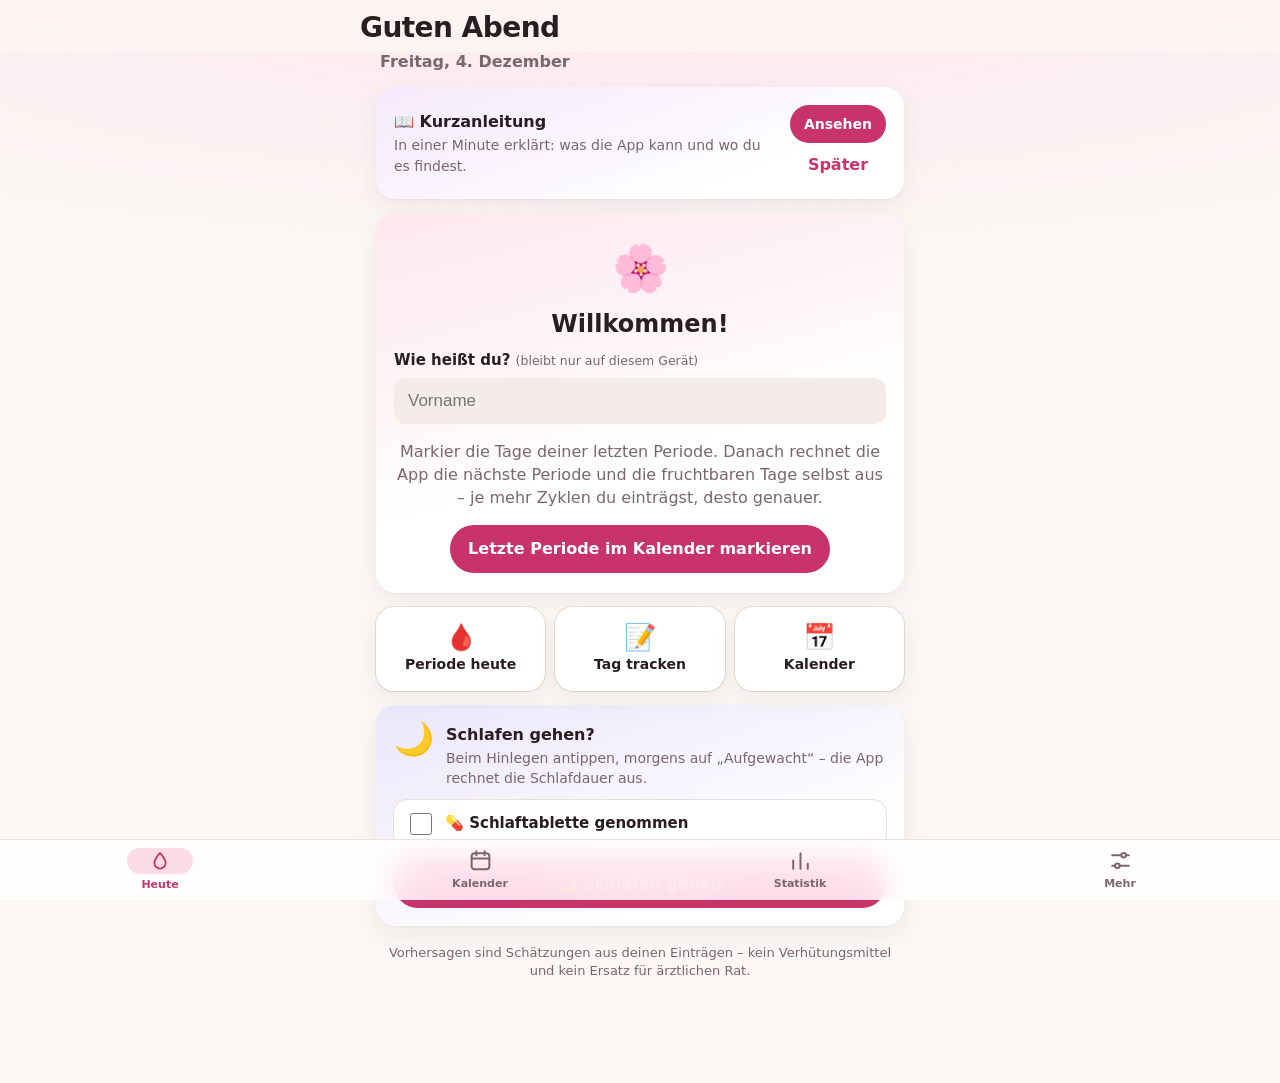
<file: index.html>
<!doctype html>
<html lang="de">
<head>
<meta charset="utf-8">
<meta name="viewport" content="width=device-width, initial-scale=1, maximum-scale=1, user-scalable=no, viewport-fit=cover">
<meta http-equiv="Content-Security-Policy" content="default-src 'self'; script-src 'self'; style-src 'self' 'unsafe-inline'; img-src 'self' data: blob:; connect-src https://zyklus-push.zyklus-app-de.workers.dev; manifest-src 'self'; worker-src 'self'; base-uri 'none'; form-action 'none'; object-src 'none'">
<meta name="referrer" content="no-referrer">
<meta name="robots" content="noindex, nofollow">
<title>Zyklus</title>
<meta name="description" content="Privater Zykluskalender. Alle Einträge bleiben auf dem Gerät.">
<meta name="theme-color" content="#fbf7f4" media="(prefers-color-scheme: light)">
<meta name="theme-color" content="#161114" media="(prefers-color-scheme: dark)">
<meta name="apple-mobile-web-app-capable" content="yes">
<meta name="mobile-web-app-capable" content="yes">
<meta name="apple-mobile-web-app-status-bar-style" content="default">
<meta name="apple-mobile-web-app-title" content="Zyklus">
<meta name="format-detection" content="telephone=no">
<link rel="manifest" href="manifest.webmanifest">
<link rel="icon" href="icons/icon-192.png" type="image/png">
<link rel="apple-touch-icon" href="icons/apple-touch-icon.png">
<link rel="stylesheet" href="style.css">
<script src="boot.js"></script>
<script type="module" src="app.js"></script>
</head>
<body>
<header class="top">
  <h1 id="title">Hallo</h1>
</header>

<main>
  <section id="view-home" class="view"></section>
  <section id="view-cal" class="view" hidden></section>
  <section id="view-stats" class="view" hidden></section>
  <section id="view-settings" class="view" hidden></section>
  <noscript><p class="card">Diese App braucht JavaScript.</p></noscript>
</main>

<nav class="tabs" aria-label="Bereiche">
  <button data-tab="home" aria-current="page">
    <svg viewBox="0 0 24 24" aria-hidden="true"><path d="M12 3.2c3.6 4.3 6.2 7.7 6.2 10.9a6.2 6.2 0 0 1-12.4 0c0-3.2 2.6-6.6 6.2-10.9z"/></svg>
    <span>Heute</span>
  </button>
  <button data-tab="cal">
    <svg viewBox="0 0 24 24" aria-hidden="true"><rect x="3.5" y="5" width="17" height="15.5" rx="3"/><path d="M3.5 10h17M8 3v4M16 3v4"/></svg>
    <span>Kalender</span>
  </button>
  <button data-tab="stats">
    <svg viewBox="0 0 24 24" aria-hidden="true"><path d="M5 20v-8M12 20V5M19 20v-5"/></svg>
    <span>Statistik</span>
  </button>
  <button data-tab="settings">
    <svg viewBox="0 0 24 24" aria-hidden="true"><path d="M4 7h9M17 7h3M4 17h3M11 17h9"/><circle cx="15" cy="7" r="2.2"/><circle cx="9" cy="17" r="2.2"/></svg>
    <span>Mehr</span>
  </button>
</nav>

<!-- Tracking-Bildschirm (Vollbild) -->
<div id="tracker" class="tracker" role="dialog" aria-modal="true" aria-labelledby="tr-title" hidden>
  <div class="tr-top">
    <div class="tr-head">
      <button class="round-btn" data-act="tr-close" aria-label="Schließen">
        <svg viewBox="0 0 24 24" aria-hidden="true"><path d="M6 6l12 12M18 6L6 18"/></svg>
      </button>
      <div id="tr-title" class="tr-title"></div>
      <button class="round-btn" data-act="tr-customize" aria-label="Kategorien anpassen">
        <svg viewBox="0 0 24 24" aria-hidden="true"><path d="M4 7h9M17 7h3M4 17h3M11 17h9"/><circle cx="15" cy="7" r="2.2"/><circle cx="9" cy="17" r="2.2"/></svg>
      </button>
    </div>
    <div id="tr-week" class="week"></div>
    <nav id="tr-jump" class="tr-jump" aria-label="Zu einer Kategorie springen"></nav>
  </div>
  <div id="tr-scroll" class="tr-scroll">
    <label class="search">
      <input id="tr-search" type="search" placeholder="Tracking-Optionen suchen" autocomplete="off" enterkeyhint="search" aria-label="Tracking-Optionen suchen">
      <svg viewBox="0 0 24 24" aria-hidden="true"><circle cx="10.5" cy="10.5" r="6.5"/><path d="M15.5 15.5L20 20"/></svg>
    </label>
    <div id="tr-body"></div>
  </div>
  <div class="tr-save">
    <button id="tr-save" class="btn save" data-act="tr-save" disabled>Speichern</button>
  </div>

  <div id="tr-ask" class="tr-custom tr-ask" role="alertdialog" aria-modal="true" aria-labelledby="tr-ask-title" hidden>
    <div class="tr-custom-card">
      <h2 id="tr-ask-title">Änderungen speichern?</h2>
      <p class="muted">Du hast für diesen Tag etwas eingetragen, aber noch nicht gespeichert.</p>
      <button class="btn primary wide" data-ask="save">Speichern</button>
      <button class="btn wide" data-ask="discard">Verwerfen</button>
      <button class="btn wide ghost" data-ask="stay">Weiter bearbeiten</button>
    </div>
  </div>

  <div id="tr-custom" class="tr-custom" hidden>
    <div class="tr-custom-card">
      <div class="tr-custom-head">
        <h2>Kategorien anpassen</h2>
        <button class="btn small" data-act="tr-customize-done">Fertig</button>
      </div>
      <p class="muted">Ausgeblendete Kategorien tauchen im Tracking nicht mehr auf. Bereits gespeicherte Einträge bleiben erhalten.</p>
      <div id="tr-custom-list"></div>
    </div>
  </div>
</div>

<div id="guide" class="guide" role="dialog" aria-modal="true" aria-labelledby="guide-title" hidden>
  <div class="guide-top"><button id="guide-skip" class="link" data-act="guide-close">Überspringen</button></div>
  <div id="guide-body" class="guide-body"></div>
  <div class="guide-foot">
    <div id="guide-dots" class="guide-dots"></div>
    <div class="btn-row"><button id="guide-prev" class="btn" data-act="guide-prev">Zurück</button><button id="guide-next" class="btn primary grow" data-act="guide-next">Weiter</button></div>
  </div>
</div>

<div id="toast" class="toast" role="status" aria-live="polite"></div>
<input type="file" id="import-file" accept="application/json,.json" hidden>
<input type="file" id="clue-file" accept=".json,.zip,application/json,application/zip" hidden>
</body>
</html>
</file>
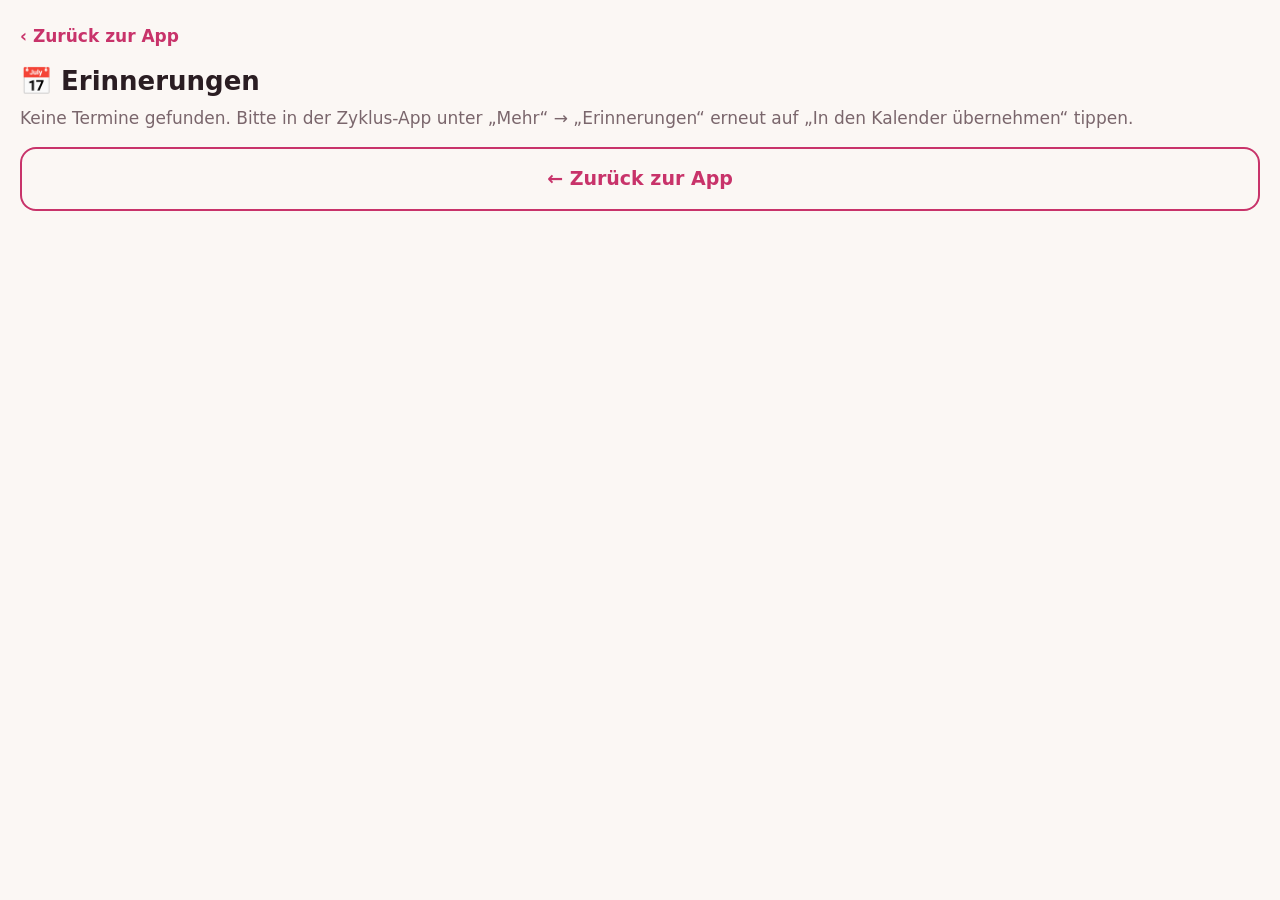
<file: kalender.html>
<!doctype html>
<html lang="de">
<head>
<meta charset="utf-8">
<meta name="viewport" content="width=device-width, initial-scale=1, viewport-fit=cover">
<!-- Diese Seite lädt und sendet nichts: Die Termine kommen aus dem Teil nach dem # (wird nie an den Server geschickt). -->
<meta http-equiv="Content-Security-Policy" content="default-src 'self'; script-src 'self'; style-src 'self' 'unsafe-inline'; img-src 'self' data: blob:; connect-src 'none'; base-uri 'none'; form-action 'none'; object-src 'none'">
<meta name="referrer" content="no-referrer">
<meta name="robots" content="noindex, nofollow">
<title>Zyklus – Kalender</title>
<style>
  :root { color-scheme: light dark; --bg: #fbf7f4; --card: #fff; --text: #2a1d22; --muted: #7a666c; --accent: #c8336a; --line: #ecdfdc; }
  @media (prefers-color-scheme: dark) { :root { --bg: #161114; --card: #221a1e; --text: #f5eaee; --muted: #b49ea7; --accent: #ff6b97; --line: #3a2d33; } }
  body { margin: 0; padding: calc(env(safe-area-inset-top) + 24px) 20px 40px; background: var(--bg); color: var(--text); font: 17px/1.45 -apple-system, BlinkMacSystemFont, system-ui, sans-serif; }
  h1 { font-size: 26px; margin: 0 0 6px; }
  p { color: var(--muted); margin: 0 0 16px; }
  ul { list-style: none; margin: 0 0 20px; padding: 0; background: var(--card); border-radius: 16px; box-shadow: 0 0 0 1px var(--line); }
  li { padding: 12px 16px; border-top: 1px solid var(--line); }
  li:first-child { border-top: 0; }
  li small { display: block; color: var(--muted); }
  a.btn { display: block; padding: 18px; border-radius: 16px; background: var(--accent); color: #fff; font-weight: 750; font-size: 19px; text-align: center; text-decoration: none; }
  a.btn.back { margin-top: 14px; background: transparent; color: var(--accent); box-shadow: inset 0 0 0 2px var(--accent); }
  a.top-back { display: inline-block; margin: 0 0 14px; color: var(--accent); font-weight: 700; text-decoration: none; font-size: 17px; }
  .hint { margin-top: 16px; font-size: 15px; }
  [hidden] { display: none !important; }
</style>
<script type="module" src="kalender.js"></script>
</head>
<body>
<a class="top-back" href="./" id="back-top">‹ Zurück zur App</a>
<h1>📅 Erinnerungen</h1>
<div id="ok" hidden>
  <p>Diese Termine kommen mit Erinnerung in deinen Kalender:</p>
  <ul id="list"></ul>
  <a class="btn" id="add" download="zyklus-erinnerungen.ics">📅 Zum Kalender hinzufügen</a>
  <p class="hint">Im Kalender-Dialog „Alle hinzufügen“ tippen – am besten in einen eigenen Kalender „Zyklus“. Danach zurück zur App.</p>
  <a class="btn back" href="./" id="back">← Zurück zur App</a>
</div>
<div id="empty" hidden>
  <p>Keine Termine gefunden. Bitte in der Zyklus-App unter „Mehr“ → „Erinnerungen“ erneut auf „In den Kalender übernehmen“ tippen.</p>
  <a class="btn back" href="./">← Zurück zur App</a>
</div>
</body>
</html>
</file>
<file: style.css>
/* Zyklus – eigenes Design, nur Systemschrift, keine externen Dateien */
:root {
  color-scheme: light dark;
  --bg: #fbf7f4;
  --card: #ffffff;
  --card-2: #f4ece9;
  --text: #2a1d22;
  --muted: #7a666c;
  --line: #ecdfdc;
  --accent: #c8336a;
  --accent-ink: #ffffff;
  --accent-soft: #fbdbe5;
  --period: #e04a78;
  --period-soft: #fbdbe5;
  --period-ink: #9c1f48;
  --fertile: #2f9e8a;
  --fertile-soft: #d7f0ea;
  --fertile-ink: #1d6d5f;
  --bar: #e3d2ce;
  --hero-tint: #fde7ee;
  --sleep-tint: #ebe7fb;
  --news-tint: #f4e9fb;
  --shadow: 0 1px 2px rgba(60, 20, 35, .05), 0 8px 24px rgba(60, 20, 35, .06);
  --radius: 20px;
  --tabbar: 60px;

  --rose-bg: #fde4ea;   --rose-ink: #8f1d43;   --rose-on: #e04a78;
  --amber-bg: #fdebdc;  --amber-ink: #874610;  --amber-on: #ea7d2c;
  --blue-bg: #e7ebfb;   --blue-ink: #33408c;   --blue-on: #5868d8;
  --teal-bg: #def2ee;   --teal-ink: #1d6a5c;   --teal-on: #2f9e8a;
  --indigo-bg: #ece7fa; --indigo-ink: #4a3a8a; --indigo-on: #7a5fd1;
  --violet-bg: #f5e6f7; --violet-ink: #6d2a78; --violet-on: #a64cb8;
}
@media (prefers-color-scheme: dark) {
  :root {
    --bg: #161114;
    --card: #221a1e;
    --card-2: #2d2328;
    --text: #f5eaee;
    --muted: #b49ea7;
    --line: #3a2d33;
    --accent: #ff6b97;
    --accent-ink: #2a0d18;
    --accent-soft: #4d2332;
    --period: #f0628f;
    --period-soft: #4d2332;
    --period-ink: #ffb3c9;
    --fertile: #4cc3ab;
    --fertile-soft: #173a33;
    --fertile-ink: #8ee3d1;
    --bar: #4a3a41;
    --hero-tint: #3a1d29;
    --sleep-tint: #262043;
    --news-tint: #33203a;
    --shadow: none;

    --rose-bg: #44222e;   --rose-ink: #ffc2d3;   --rose-on: #e8507f;
    --amber-bg: #43301f;  --amber-ink: #ffd2ae;  --amber-on: #e07a2c;
    --blue-bg: #262c4a;   --blue-ink: #c6cdfb;   --blue-on: #5b6ce0;
    --teal-bg: #183a34;   --teal-ink: #a8eadc;   --teal-on: #2a9a85;
    --indigo-bg: #2c2647; --indigo-ink: #d4c9fb; --indigo-on: #7a5fd1;
    --violet-bg: #3a2340; --violet-ink: #efc6f6; --violet-on: #a64cb8;
  }
}

/* Farbthemen (Version 2.0): ändern nur Grundtöne und Akzent. Periode (rot) und fruchtbare Tage (grün)
   bleiben überall gleich, damit die Farben im Kalender immer dasselbe bedeuten. Kontraste wie bei Rosé geprüft. */
:root[data-theme="lavendel"] {
  --bg: #f8f6fc; --card: #ffffff; --card-2: #efebf8; --text: #241d33; --muted: #6b6380; --line: #e4def0;
  --accent: #7446c2; --accent-ink: #ffffff; --accent-soft: #e8defa; --bar: #ddd4ee;
  --hero-tint: #ece4fc; --news-tint: #f1eafc;
  --shadow: 0 1px 2px rgba(40, 25, 80, .05), 0 8px 24px rgba(40, 25, 80, .07);
}
:root[data-theme="salbei"] {
  --bg: #f5f8f3; --card: #ffffff; --card-2: #e9efe6; --text: #1e2a22; --muted: #5f6f63; --line: #dce6d8;
  --accent: #3d7656; --accent-ink: #ffffff; --accent-soft: #d5e9da; --bar: #cfdcca;
  --hero-tint: #e1efdc; --news-tint: #e8f2e3;
  --shadow: 0 1px 2px rgba(25, 50, 30, .05), 0 8px 24px rgba(25, 50, 30, .07);
}
:root[data-theme="pfirsich"] {
  --bg: #fdf7f2; --card: #ffffff; --card-2: #f6ebe2; --text: #2d1e16; --muted: #7b675b; --line: #efdfd3;
  --accent: #b84a24; --accent-ink: #ffffff; --accent-soft: #fbdccb; --bar: #ecd5c4;
  --hero-tint: #fde3d3; --news-tint: #fcebdd;
  --shadow: 0 1px 2px rgba(70, 35, 15, .05), 0 8px 24px rgba(70, 35, 15, .07);
}
:root[data-theme="ozean"] {
  --bg: #f4f7fb; --card: #ffffff; --card-2: #e7edf5; --text: #18212d; --muted: #5c687a; --line: #dae3ee;
  --accent: #2563ad; --accent-ink: #ffffff; --accent-soft: #d6e5f8; --bar: #cfdae8;
  --hero-tint: #dde9f9; --news-tint: #e5eefa;
  --shadow: 0 1px 2px rgba(20, 40, 70, .05), 0 8px 24px rgba(20, 40, 70, .07);
}
@media (prefers-color-scheme: dark) {
  :root[data-theme="lavendel"] {
    --bg: #14121b; --card: #1e1b28; --card-2: #292535; --text: #efeaf8; --muted: #aba3c0; --line: #363047;
    --accent: #b69bff; --accent-ink: #1d1236; --accent-soft: #382c5a; --bar: #453c5a;
    --hero-tint: #2b2347; --news-tint: #2a2340; --shadow: none;
  }
  :root[data-theme="salbei"] {
    --bg: #101511; --card: #19201a; --card-2: #232c24; --text: #e8f0e9; --muted: #9fb2a3; --line: #303c31;
    --accent: #86cfa2; --accent-ink: #0d2416; --accent-soft: #22402c; --bar: #3a4a3c;
    --hero-tint: #1b3022; --news-tint: #1e2d21; --shadow: none;
  }
  :root[data-theme="pfirsich"] {
    --bg: #17110e; --card: #231b16; --card-2: #2f241e; --text: #f7ece5; --muted: #bba395; --line: #3e3028;
    --accent: #ff9b73; --accent-ink: #2d1206; --accent-soft: #4a2a1c; --bar: #4d3b30;
    --hero-tint: #3b2317; --news-tint: #36241a; --shadow: none;
  }
  :root[data-theme="ozean"] {
    --bg: #0e1218; --card: #172029; --card-2: #212b37; --text: #e6edf6; --muted: #9eabbd; --line: #2e3a48;
    --accent: #7db3ff; --accent-ink: #0b1a30; --accent-soft: #1e3452; --bar: #354357;
    --hero-tint: #15283e; --news-tint: #192638; --shadow: none;
  }
}
/* Themenwechsel: Farben gleiten kurz über statt zu springen */
html.theme-fade, html.theme-fade *, html.theme-fade *::before, html.theme-fade *::after {
  transition: background-color .45s ease, color .45s ease, border-color .45s ease, fill .45s ease, stroke .45s ease, box-shadow .45s ease !important;
}

* { box-sizing: border-box; }
[hidden] { display: none !important; }
html { -webkit-text-size-adjust: 100%; }
body {
  margin: 0;
  background: var(--bg);
  color: var(--text);
  font: 16px/1.45 -apple-system, BlinkMacSystemFont, "SF Pro Text", system-ui, "Segoe UI", Roboto, sans-serif;
  -webkit-tap-highlight-color: transparent;
  min-height: 100vh;
  min-height: 100dvh;
}
body.tr-open { overflow: hidden; }
button { font: inherit; color: inherit; cursor: pointer; }
button:disabled { cursor: default; }
:focus-visible { outline: 3px solid var(--accent); outline-offset: 2px; }
h1, h2, h3, h4 { margin: 0; }
.muted { color: var(--muted); }
.small { font-size: 14px; }
.em { font-family: "Apple Color Emoji", "Segoe UI Emoji", "Noto Color Emoji", sans-serif; line-height: 1; }

/* Kopf + Tabs ------------------------------------------------------------- */
.top {
  position: sticky; top: 0; z-index: 5;
  background: var(--bg);
  padding: calc(env(safe-area-inset-top) + 12px) 20px 8px;
}
.top h1 { font-size: 28px; line-height: 1.15; letter-spacing: -.02em; font-weight: 800; max-width: 560px; margin: 0 auto; overflow-wrap: anywhere; }
main {
  max-width: 560px; margin: 0 auto;
  padding: 0 16px calc(var(--tabbar) + env(safe-area-inset-bottom) + 28px);
}
.tabs {
  position: fixed; left: 0; right: 0; bottom: 0; z-index: 10;
  display: grid; grid-template-columns: repeat(4, 1fr);
  background: var(--card);
  border-top: 1px solid var(--line);
  padding-bottom: env(safe-area-inset-bottom);
}
.tabs button {
  height: var(--tabbar); border: 0; background: none;
  display: flex; flex-direction: column; align-items: center; justify-content: center; gap: 3px;
  font-size: 11px; font-weight: 600; color: var(--muted);
}
.tabs svg, .round-btn svg, .search svg {
  width: 25px; height: 25px; fill: none; stroke: currentColor; stroke-width: 1.9; stroke-linecap: round; stroke-linejoin: round;
}
.tabs button[aria-current="page"] { color: var(--accent); }
.tabs button[aria-current="page"] svg { background: var(--accent-soft); border-radius: 999px; padding: 2px 10px; width: 46px; box-sizing: content-box; height: 22px; }

/* Karten + Knöpfe --------------------------------------------------------- */
.card {
  display: block; width: 100%; text-align: left;
  background: var(--card); border: 0; border-radius: var(--radius);
  box-shadow: var(--shadow); padding: 18px; margin: 0 0 14px;
}
.card h3 { font-size: 17px; margin-bottom: 10px; display: flex; align-items: baseline; gap: 6px; }
.card h3 small { color: var(--muted); font-weight: 600; font-size: 13px; }
.card h4 { font-size: 15px; margin: 18px 0 8px; }
.card-head { display: flex; justify-content: space-between; align-items: baseline; gap: 10px; margin-bottom: 4px; }
.btn {
  border: 0; border-radius: 999px; padding: 12px 18px; min-height: 46px;
  background: var(--card-2); color: var(--text); font-weight: 650;
}
.btn.primary { background: var(--accent); color: var(--accent-ink); }
.btn.on { background: var(--period-soft); color: var(--period-ink); box-shadow: inset 0 0 0 2px var(--period); }
.btn.small { min-height: 38px; padding: 8px 14px; font-size: 14px; }
.btn.big { min-height: 54px; font-size: 16px; }
.btn.wide { width: 100%; }
.btn.danger { background: transparent; color: #c62f3d; box-shadow: inset 0 0 0 2px currentColor; }
.btn-row { display: flex; gap: 10px; flex-wrap: wrap; margin: 12px 0 8px; }
.link { border: 0; background: none; color: var(--accent); font-weight: 650; padding: 4px 0; }
.icon-btn { border: 0; background: var(--card-2); width: 40px; height: 40px; border-radius: 50%; font-size: 24px; line-height: 1; }

/* Heute ------------------------------------------------------------------- */
.date-line { margin: -2px 4px 14px; color: var(--muted); font-weight: 600; }
.hint-card { background: var(--fertile-soft); color: var(--fertile-ink); box-shadow: none; font-size: 15px; }
.share-ic { display: inline-block; font-weight: 800; }
.warn-card { background: #fff1d6; color: #7a4a00; }
.hero { text-align: center; padding: 22px 18px 20px; background: linear-gradient(165deg, var(--hero-tint), var(--card) 62%); }
.ring-wrap { position: relative; width: min(64vw, 230px); margin: 0 auto 10px; }
.ring { display: block; width: 100%; height: auto; }
.ring circle { fill: none; stroke-width: 15; }
.ring .ring-bg { stroke: var(--card-2); }
.ring .ring-period { stroke: var(--period); }
.ring .ring-fertile { stroke: var(--fertile); }
.ring .ring-marker { fill: var(--card); stroke: var(--text); stroke-width: 4; }
.ring-center { position: absolute; inset: 0; display: flex; flex-direction: column; align-items: center; justify-content: center; }
.rc-big { font-size: 56px; font-weight: 800; line-height: 1.05; letter-spacing: -.03em; font-variant-numeric: tabular-nums; }
.rc-small { color: var(--muted); font-size: 14px; font-weight: 600; }
.status { font-size: 22px; letter-spacing: -.01em; }
.status-sub { margin: 4px 0 0; color: var(--muted); }
.fert-line { margin: 12px auto 0; display: inline-flex; align-items: center; gap: 8px; background: var(--fertile-soft); color: var(--fertile-ink); padding: 6px 12px; border-radius: 999px; font-weight: 600; font-size: 14px; }
.dot-fertile { width: 10px; height: 10px; border-radius: 50%; background: var(--fertile); display: inline-block; }
.welcome h2 { font-size: 24px; margin: 6px 0 8px; }
.welcome p { margin: 0 0 16px; color: var(--muted); }
.welcome-em { font-size: 46px; }
.name-field { display: flex; flex-direction: column; gap: 6px; text-align: left; margin: 0 0 16px; font-weight: 600; font-size: 15px; }
.name-field small { color: var(--muted); font-weight: 500; }
.name-field input, .name-input { border: 0; border-radius: 12px; height: 46px; padding: 0 14px; font-size: 17px; background: var(--card-2); color: var(--text); }
.name-input { width: 9.5em; flex-shrink: 0; }
.empty { text-align: center; color: var(--muted); }
.actions { display: grid; grid-template-columns: repeat(3, 1fr); gap: 10px; margin: 0 0 14px; }
.action {
  display: flex; flex-direction: column; align-items: center; justify-content: center; gap: 6px;
  min-height: 84px; padding: 10px 6px; border: 0; border-radius: 18px;
  background: var(--card); box-shadow: var(--shadow), 0 0 0 1px var(--line);
  font-size: 14px; font-weight: 650; text-align: center; line-height: 1.2;
}
.action .a-em { font-size: 26px; line-height: 1; font-family: "Apple Color Emoji", "Segoe UI Emoji", sans-serif; }
.action:active { transform: scale(.97); }
.action.on { background: var(--period); color: #fff; box-shadow: none; }
.mini-stats { display: grid; grid-template-columns: repeat(3, 1fr); text-align: center; gap: 6px; }
.mini-stats span { display: flex; flex-direction: column; font-size: 12px; color: var(--muted); font-weight: 600; }
.mini-stats b { font-size: 24px; color: var(--text); }
.note-line, .disclaimer { color: var(--muted); font-size: 13px; margin: 0 6px 14px; }
.disclaimer { text-align: center; margin-top: 18px; }
.backup-card { display: flex; gap: 12px; align-items: center; justify-content: space-between; background: var(--card); box-shadow: inset 0 0 0 2px var(--accent-soft); }
.backup-card p { margin: 2px 0 0; color: var(--muted); font-size: 14px; }
.mini-chips { display: flex; flex-wrap: wrap; gap: 6px; margin-top: 6px; }
.mini-chip { display: inline-flex; align-items: center; gap: 6px; padding: 5px 11px; border-radius: 999px; font-size: 14px; font-weight: 600; }
.note-text { white-space: pre-wrap; margin: 10px 0 0; padding: 10px 12px; background: var(--card-2); border-radius: 12px; font-size: 15px; }

/* Farbfamilien ------------------------------------------------------------ */
.tone-rose   { --c-bg: var(--rose-bg);   --c-ink: var(--rose-ink);   --c-on: var(--rose-on); }
.tone-amber  { --c-bg: var(--amber-bg);  --c-ink: var(--amber-ink);  --c-on: var(--amber-on); }
.tone-blue   { --c-bg: var(--blue-bg);   --c-ink: var(--blue-ink);   --c-on: var(--blue-on); }
.tone-teal   { --c-bg: var(--teal-bg);   --c-ink: var(--teal-ink);   --c-on: var(--teal-on); }
.tone-indigo { --c-bg: var(--indigo-bg); --c-ink: var(--indigo-ink); --c-on: var(--indigo-on); }
.tone-violet { --c-bg: var(--violet-bg); --c-ink: var(--violet-ink); --c-on: var(--violet-on); }
.mini-chip { background: var(--c-bg); color: var(--c-ink); }

/* Kalender ---------------------------------------------------------------- */
.cal-card { padding: 14px 12px 12px; }
.cal-card.marking { box-shadow: inset 0 0 0 2px var(--period), var(--shadow); }
.cal-head { display: flex; align-items: center; justify-content: space-between; margin-bottom: 10px; }
.cal-head h2 { font-size: 19px; }
.cal-grid { display: grid; grid-template-columns: repeat(7, 1fr); gap: 4px; }
.cal-grid.wd span { text-align: center; font-size: 12px; color: var(--muted); font-weight: 700; padding-bottom: 4px; }
.day {
  position: relative; aspect-ratio: 1; min-width: 0; padding: 0;
  border: 2px solid transparent; border-radius: 50%; background: none;
  display: flex; align-items: center; justify-content: center;
  font-size: 16px; font-variant-numeric: tabular-nums;
}
.day.blank { visibility: hidden; }
.day.future { color: var(--muted); }
.day.fertile { background: var(--fertile-soft); color: var(--fertile-ink); }
.day.ov { border-color: var(--fertile); font-weight: 700; }
.day.pred { border: 2px dashed var(--period); color: var(--period-ink); }
.day.period { background: var(--period); color: #fff; font-weight: 700; }
.day.today .dn { font-weight: 800; }
.day.today::after { content: ""; position: absolute; bottom: 4px; left: 50%; width: 14px; height: 3px; margin-left: -7px; border-radius: 2px; background: currentColor; }
.d-spot, .d-log { position: absolute; top: 3px; width: 7px; height: 7px; border-radius: 50%; }
.d-spot { left: 4px; background: #a0522d; }
.d-log { right: 4px; background: var(--blue-on); }
.day.period .d-log, .day.period .d-spot { box-shadow: 0 0 0 1.5px #fff; }
.marking .day:not(.blank):not(.future):not(.period) { box-shadow: inset 0 0 0 1px var(--line); }
.cal-tools { display: flex; gap: 10px; margin-bottom: 8px; }
.cal-tools .btn:first-child { flex: 1; }
.hint { color: var(--muted); font-size: 14px; margin: 4px 6px 12px; }
.legend { display: flex; flex-wrap: wrap; gap: 8px 14px; font-size: 13px; color: var(--muted); margin: 0 6px; }
.legend span { display: inline-flex; align-items: center; gap: 6px; }
.lg { width: 14px; height: 14px; border-radius: 50%; display: inline-block; }
.lg.period { background: var(--period); }
.lg.pred { border: 2px dashed var(--period); }
.lg.fertile { background: var(--fertile-soft); }
.lg.ov { border: 2px solid var(--fertile); }
.lg.spot { background: #a0522d; width: 8px; height: 8px; }
.lg.log { background: var(--blue-on); width: 8px; height: 8px; }

/* Statistik --------------------------------------------------------------- */
.tiles { display: grid; grid-template-columns: 1fr 1fr; gap: 10px; margin-bottom: 14px; }
.tile { background: var(--card); border-radius: 18px; box-shadow: var(--shadow); padding: 14px; display: flex; flex-direction: column; }
.tile b { font-size: 22px; letter-spacing: -.01em; }
.t-label { color: var(--muted); font-size: 13px; font-weight: 650; }
.t-sub { color: var(--muted); font-size: 12px; }
.cycles { list-style: none; margin: 0; padding: 0; }
.cycles li { padding: 10px 0; border-top: 1px solid var(--line); }
.cycles li:first-child { border-top: 0; padding-top: 0; }
.c-top { display: flex; justify-content: space-between; font-size: 15px; }
.c-bar { height: 12px; background: var(--card-2); border-radius: 999px; margin: 6px 0 4px; overflow: hidden; }
.c-len { display: block; height: 100%; background: var(--bar); border-radius: 999px; overflow: hidden; }
.c-per { display: block; height: 100%; background: var(--period); }
.c-sub { color: var(--muted); font-size: 13px; }
.cycles li.excluded { opacity: .6; }
.section-title { font-size: 20px; margin: 22px 4px 2px; }
h2.section-title + .muted { margin: 2px 4px 12px; }
.pattern { list-style: none; margin: 0; padding: 0; }
.pattern li { display: grid; grid-template-columns: minmax(0, 1.3fr) 1fr auto; align-items: center; gap: 4px 10px; padding: 7px 0; }
.p-label { display: flex; align-items: center; gap: 8px; font-weight: 600; font-size: 15px; min-width: 0; overflow-wrap: anywhere; }
.p-bar { height: 8px; background: var(--card-2); border-radius: 999px; overflow: hidden; }
.p-bar span { display: block; height: 100%; background: var(--accent); border-radius: 999px; }
.p-num { font-weight: 700; font-size: 14px; font-variant-numeric: tabular-nums; }
.p-sub { grid-column: 1 / -1; color: var(--muted); font-size: 12px; margin: -4px 0 0 30px; }

/* Einstellungen ----------------------------------------------------------- */
.row { display: flex; align-items: center; justify-content: space-between; gap: 14px; padding: 12px 0; border-top: 1px solid var(--line); }
.card h3 + .row, .card h3 + .muted + .row { border-top: 0; }
.row.compact { padding: 9px 0; }
.row-title { font-weight: 600; }
.row-sub { color: var(--muted); font-size: 13px; }
.stepper { display: flex; align-items: center; background: var(--card-2); border-radius: 999px; flex-shrink: 0; }
.stepper button { border: 0; background: none; width: 40px; height: 40px; font-size: 22px; }
.stepper output { min-width: 28px; text-align: center; font-weight: 700; font-variant-numeric: tabular-nums; }
.switch { position: relative; flex-shrink: 0; width: 52px; height: 32px; }
.switch input { position: absolute; inset: 0; opacity: 0; margin: 0; cursor: pointer; z-index: 1; }
.switch span { position: absolute; inset: 0; background: var(--card-2); border-radius: 999px; transition: background .2s; box-shadow: inset 0 0 0 1px var(--line); }
.switch span::after { content: ""; position: absolute; top: 3px; left: 3px; width: 26px; height: 26px; border-radius: 50%; background: #fff; box-shadow: 0 1px 3px rgba(0, 0, 0, .25); transition: transform .2s; }
.switch input:checked + span { background: var(--fertile); }
.switch input:checked + span::after { transform: translateX(20px); }
.switch input:focus-visible + span { outline: 3px solid var(--accent); outline-offset: 2px; }
.plain { margin: 0; padding-left: 20px; color: var(--muted); font-size: 15px; }
.plain li + li { margin-top: 6px; }
.foot { text-align: center; color: var(--muted); font-size: 13px; }
.tag-list { display: flex; flex-wrap: wrap; gap: 8px; }
.tag-item { display: inline-flex; align-items: center; gap: 4px; background: var(--violet-bg); color: var(--violet-ink); border-radius: 999px; padding: 4px 4px 4px 12px; font-weight: 600; font-size: 14px; }
.tag-item button { border: 0; background: none; color: inherit; width: 30px; height: 30px; border-radius: 50%; }

/* Tracking-Bildschirm ----------------------------------------------------- */
.tracker {
  position: fixed; inset: 0; z-index: 30;
  background: var(--bg);
  display: flex; flex-direction: column;
}
.tr-top { background: var(--bg); padding-top: env(safe-area-inset-top); border-bottom: 1px solid var(--line); }
.tr-head { display: flex; align-items: center; justify-content: space-between; padding: 10px 16px 4px; max-width: 600px; margin: 0 auto; }
.round-btn {
  width: 48px; height: 48px; border-radius: 50%; border: 0; background: var(--card);
  box-shadow: var(--shadow), 0 0 0 1px var(--line); display: grid; place-items: center; color: var(--accent);
}
.tr-title { font-weight: 750; font-size: 17px; text-align: center; }
.tr-title:focus { outline: none; } /* Fokus nur für Bildschirmleser beim Öffnen, kein sichtbarer Rahmen */
.week { max-width: 600px; margin: 0 auto; padding: 4px 6px 8px; }
.wk-row { display: grid; grid-template-columns: 26px repeat(7, 1fr) 26px; gap: 4px; align-items: stretch; }
.wk-letters span { text-align: center; font-size: 13px; font-weight: 600; color: var(--muted); padding: 4px 0; }
.wk-nav { border: 0; background: none; color: var(--muted); font-size: 22px; padding: 0; }
.wk-nav:disabled { opacity: .25; }
.wk-day {
  position: relative; border: 2px solid transparent; border-radius: 12px; background: var(--card-2);
  height: 58px; padding: 0; display: flex; flex-direction: column; justify-content: flex-end; align-items: center; overflow: hidden;
}
.wk-day.sel { border-color: var(--accent); background: var(--card); }
.wk-day.future { opacity: .45; }
.wk-num { font-size: 17px; font-weight: 650; padding-bottom: 6px; position: relative; font-variant-numeric: tabular-nums; }
.wk-day.today .wk-num { font-weight: 850; text-decoration: underline; text-underline-offset: 3px; }
.wk-bar { position: absolute; left: 0; right: 0; bottom: 0; height: 0; }
.wk-day.period .wk-bar { height: 100%; background: var(--period); }
.wk-day.period .wk-num { color: #fff; }
.wk-day.pred .wk-bar { height: 6px; background: repeating-linear-gradient(90deg, var(--period) 0 6px, transparent 6px 10px); }
.wk-day.fertile .wk-bar { height: 6px; background: var(--fertile); }
.wk-log { position: absolute; top: 6px; left: 6px; width: 7px; height: 7px; border-radius: 50%; background: var(--blue-on); z-index: 1; }
.wk-day.period .wk-log { background: #fff; }

.tr-scroll { flex: 1; overflow-y: auto; -webkit-overflow-scrolling: touch; overscroll-behavior: contain; }
.tr-scroll > * { max-width: 600px; margin-left: auto; margin-right: auto; }
.search { display: flex; align-items: center; gap: 8px; margin: 16px 16px 4px; padding: 0 16px; background: var(--card); border: 2px solid var(--fertile); border-radius: 16px; color: var(--muted); }
.search input { flex: 1; min-width: 0; border: 0; background: none; height: 52px; font-size: 17px; color: var(--text); outline: none; -webkit-appearance: none; appearance: none; }
.search input::-webkit-search-cancel-button { -webkit-appearance: none; }
#tr-body { padding: 0 16px calc(110px + env(safe-area-inset-bottom)); }
.tr-sec { padding-top: 22px; }
.sec-head { display: flex; align-items: baseline; flex-wrap: wrap; gap: 4px 12px; margin-bottom: 12px; }
.sec-head h2 { font-size: 24px; font-weight: 800; letter-spacing: -.015em; }
.more { border: 0; background: none; padding: 2px 0; color: var(--fertile-ink); font-size: 15px; font-weight: 600; }
.more.add { margin-left: auto; color: var(--accent); }
.sec-info { margin: -4px 0 12px; padding: 10px 12px; background: var(--card); border-radius: 12px; color: var(--muted); font-size: 14px; box-shadow: 0 0 0 1px var(--line); }
.chips { display: flex; flex-wrap: wrap; gap: 10px; }
.chip {
  display: inline-flex; align-items: center; gap: 10px;
  min-height: 50px; padding: 8px 18px 8px 14px;
  border: 0; border-radius: 999px;
  background: var(--c-bg); color: var(--c-ink);
  font-size: 17px; font-weight: 550; text-align: left;
  transition: transform .08s, background .15s;
}
.chip .em { font-size: 22px; width: 26px; text-align: center; }
.chip:active { transform: scale(.96); }
.chip.on { background: var(--c-on); color: #fff; box-shadow: 0 2px 8px color-mix(in srgb, var(--c-on) 35%, transparent); }
.chip.flow-leicht .em { font-size: 14px; }
.chip.flow-mittel .em { font-size: 19px; }
.chip.flow-stark .em { font-size: 25px; }
.chip.flow-sehrstark .em { font-size: 15px; width: auto; letter-spacing: -6px; padding-right: 6px; }
.num-box { display: flex; gap: 18px; align-items: baseline; justify-content: center; background: var(--card); border-radius: 18px; padding: 18px; box-shadow: 0 0 0 1px var(--line); }
.num-box label { display: flex; align-items: baseline; gap: 6px; font-weight: 750; font-size: 20px; }
.big-num {
  width: 2.3ch; border: 0; background: none; color: var(--text);
  font: 800 54px/1.1 -apple-system, BlinkMacSystemFont, system-ui, sans-serif; text-align: center;
  font-variant-numeric: tabular-nums; padding: 0; outline: none;
}
.big-num.wide { width: 3.6ch; }
.big-num::placeholder { color: var(--line); }
.big-num:focus { color: var(--accent); }
textarea {
  width: 100%; border: 0; border-radius: 16px; padding: 14px 16px; resize: vertical; min-height: 120px;
  background: var(--card); color: var(--text); box-shadow: 0 0 0 1px var(--line);
  font: 17px/1.4 -apple-system, BlinkMacSystemFont, system-ui, sans-serif;
}
textarea:focus { outline: 2px solid var(--accent); }
.counter { text-align: right; color: var(--muted); font-size: 13px; margin-top: 4px; }
.tag-new { display: flex; gap: 8px; margin-bottom: 12px; }
.tag-new input { flex: 1; min-width: 0; border: 0; border-radius: 12px; padding: 0 14px; height: 46px; font-size: 17px; background: var(--card); color: var(--text); box-shadow: 0 0 0 1px var(--line); }
.tag-empty { border: 2px dashed var(--line); border-radius: 16px; padding: 16px; color: var(--muted); font-size: 15px; text-align: center; }
.empty-search, .tr-foot { color: var(--muted); text-align: center; margin: 28px 0 0; font-size: 14px; }
.tr-save {
  position: absolute; left: 0; right: 0; bottom: 0;
  padding: 12px 20px calc(14px + env(safe-area-inset-bottom));
  background: linear-gradient(to bottom, transparent, var(--bg) 40%);
  pointer-events: none;
}
.btn.save {
  display: block; width: 100%; max-width: 560px; margin: 0 auto; min-height: 56px;
  background: var(--accent); color: var(--accent-ink); font-size: 18px; font-weight: 750;
  pointer-events: auto; box-shadow: 0 6px 18px rgba(0, 0, 0, .15);
}
.btn.save:disabled { background: var(--card-2); color: var(--muted); box-shadow: none; }

.tr-custom { position: absolute; inset: 0; z-index: 2; background: rgba(20, 8, 14, .4); display: flex; align-items: flex-end; justify-content: center; }
.tr-custom-card {
  width: 100%; max-width: 600px; max-height: 85%; overflow-y: auto;
  background: var(--card); border-radius: 22px 22px 0 0;
  padding: 18px 20px calc(20px + env(safe-area-inset-bottom));
}
.tr-custom-head { display: flex; justify-content: space-between; align-items: center; margin-bottom: 6px; }
.tr-custom-head h2 { font-size: 20px; }
.tr-custom-card .muted { font-size: 14px; margin: 0 0 6px; }
.tr-ask { z-index: 3; }
.tr-ask h2 { font-size: 20px; margin-bottom: 4px; }
.tr-ask .muted { margin-bottom: 14px; }
.tr-ask .btn + .btn { margin-top: 10px; }
.btn.ghost { background: transparent; color: var(--muted); }

/* Hinweis-Toast ----------------------------------------------------------- */
.toast {
  position: fixed; left: 50%; bottom: calc(var(--tabbar) + env(safe-area-inset-bottom) + 18px); z-index: 50;
  transform: translate(-50%, 20px); opacity: 0; pointer-events: none;
  background: var(--text); color: var(--bg); padding: 10px 18px; border-radius: 999px;
  font-weight: 600; font-size: 15px; max-width: calc(100% - 32px); text-align: center;
  transition: opacity .2s, transform .2s;
}
.toast.show { opacity: 1; transform: translate(-50%, 0); }
body.tr-open .toast { bottom: calc(96px + env(safe-area-inset-bottom)); }

/* „Bewegung reduzieren“ in iOS: keine Übergänge und keine Animationen */
@media (prefers-reduced-motion: reduce) {
  *, *::before, *::after { transition: none !important; animation: none !important; }
}

/* --- Version 1.2: Schlaf, Statistik-Reiter, Neuigkeiten ---------------------------- */
.sleep-card { background: linear-gradient(160deg, var(--sleep-tint), var(--card) 75%); }
.sleep-card.running { box-shadow: inset 0 0 0 2px var(--indigo-on), var(--shadow); }
.sleep-head { display: flex; gap: 12px; align-items: flex-start; margin-bottom: 12px; }
.sleep-head p { margin: 2px 0 0; color: var(--muted); font-size: 14px; }
.sleep-em { font-size: 32px; line-height: 1; font-family: "Apple Color Emoji", "Segoe UI Emoji", sans-serif; }
#sleep-elapsed { font-weight: 700; color: var(--text); font-variant-numeric: tabular-nums; }
.pill-check { display: flex; align-items: center; gap: 10px; padding: 10px 12px; margin: 0 0 12px; background: var(--card); border-radius: 14px; box-shadow: 0 0 0 1px var(--line); font-weight: 600; font-size: 15px; }
.pill-check input { width: 22px; height: 22px; accent-color: var(--indigo-on); flex-shrink: 0; }
.pill-check small { color: var(--muted); font-weight: 500; }
.btn-row .grow { flex: 1; }
.news-card { background: linear-gradient(160deg, var(--news-tint), var(--card) 75%); }
.news-card .plain { margin: 4px 0 8px; }

.seg-tabs { display: grid; grid-template-columns: repeat(3, 1fr); gap: 4px; padding: 4px; margin: 0 0 14px; background: var(--card-2); border-radius: 14px; }
.seg-tabs button { border: 0; background: none; border-radius: 10px; min-height: 40px; font-size: 15px; font-weight: 650; color: var(--muted); }
.seg-tabs button.on { background: var(--card); color: var(--text); box-shadow: 0 1px 3px rgba(0, 0, 0, .12); }
.intro { margin: 0 4px 12px; }
.stat-row { display: flex; justify-content: space-between; align-items: center; gap: 12px; padding: 10px 0; border-top: 1px solid var(--line); }
.card h3 + .stat-row, .card h4 + .stat-row { border-top: 0; }
.stat-row > div { display: flex; flex-direction: column; min-width: 0; }
.stat-row b { text-align: right; white-space: nowrap; font-variant-numeric: tabular-nums; }
.stat-row b small { color: var(--muted); font-weight: 600; margin-left: 4px; }

.chart { margin-top: 6px; }
.plot { position: relative; height: 140px; display: grid; grid-template-columns: repeat(14, 1fr); gap: 4px; align-items: end; border-bottom: 1px solid var(--line); }
.bar-col { height: 100%; display: flex; align-items: flex-end; justify-content: center; }
.bar { display: block; width: 100%; max-width: 22px; border-radius: 6px 6px 2px 2px; background: var(--bar); }
.bar.ok { background: var(--fertile); }
.bar.mid { background: var(--amber-on); }
.bar.low { background: var(--period); }
.goal-line { position: absolute; left: 0; right: 0; border-top: 2px dashed var(--muted); opacity: .7; pointer-events: none; }
.goal-line span { position: absolute; right: 0; top: -20px; font-size: 11px; font-weight: 700; color: var(--muted); background: var(--card); padding: 0 4px; border-radius: 4px; }
.chart-labels { display: grid; grid-template-columns: repeat(14, 1fr); gap: 4px; margin-top: 4px; text-align: center; font-size: 11px; color: var(--muted); }
.chart-labels span { display: flex; flex-direction: column; align-items: center; min-height: 30px; justify-content: flex-end; line-height: 1.2; }
.chart-labels i { font-style: normal; font-weight: 700; }
.legend.small { margin: 10px 0 0; font-size: 12px; }
.lg.bar-ok { background: var(--fertile); border-radius: 4px; }
.lg.bar-mid { background: var(--amber-on); border-radius: 4px; }
.lg.bar-low { background: var(--period); border-radius: 4px; }

.sec-sub { margin: -6px 0 10px; color: var(--muted); font-size: 14px; }
.time-row { display: grid; grid-template-columns: 1fr 1fr; gap: 10px; margin-bottom: 12px; }
.time-field { display: flex; flex-direction: column; gap: 6px; font-size: 13px; font-weight: 650; color: var(--muted); min-width: 0; }
.time-field input {
  width: 100%; min-width: 0; height: 52px; border: 0; border-radius: 14px; padding: 0 12px;
  background: var(--card); color: var(--text); box-shadow: 0 0 0 1px var(--line);
  font: 650 20px -apple-system, BlinkMacSystemFont, system-ui, sans-serif; text-align: center;
  -webkit-appearance: none; appearance: none;
}
.time-field input[type="text"] { font-size: 17px; text-align: left; }
.pill-row { margin-top: 12px; grid-template-columns: 0.8fr 1.2fr; }
.num-box.auto .big-num { color: var(--indigo-on); }
.num-box.auto { box-shadow: 0 0 0 2px var(--indigo-bg); }

details.notes { border-top: 1px solid var(--line); padding: 8px 0; }
details.notes:first-of-type { border-top: 0; }
details.notes summary { cursor: pointer; font-weight: 700; padding: 4px 0; list-style-position: outside; }
details.notes summary small { color: var(--muted); font-weight: 600; margin-left: 6px; }
details.notes .plain { margin-top: 6px; }
.features { list-style: none; margin: 0; padding: 0; }
.features li { display: flex; gap: 12px; padding: 10px 0; border-top: 1px solid var(--line); }
.features li:first-child { border-top: 0; padding-top: 0; }
.features .em { font-size: 24px; width: 30px; flex-shrink: 0; text-align: center; }
.features p { margin: 2px 0 0; color: var(--muted); font-size: 14px; }

details.fold > summary { list-style: none; cursor: pointer; display: flex; align-items: center; justify-content: space-between; }
details.fold > summary::-webkit-details-marker { display: none; }
details.fold > summary h3 { margin: 0; }
details.fold > summary::after { content: "›"; font-size: 24px; line-height: 1; color: var(--muted); transform: rotate(90deg); transition: transform .2s; }
details.fold[open] > summary::after { transform: rotate(-90deg); }
details.fold[open] > summary { margin-bottom: 10px; }

/* --- Version 1.3: Zyklus-Rad --------------------------------------------------------- */
#wheel { touch-action: none; cursor: grab; -webkit-user-select: none; user-select: none; outline: none; border-radius: 50%; }
#wheel:focus-visible { box-shadow: 0 0 0 3px var(--accent); }
#wheel:active { cursor: grabbing; }
.ring .ring-period.pred { stroke-opacity: .38; }
.ring .ring-dot { fill: var(--blue-on); }
.ring .ring-today { fill: var(--text); stroke: var(--card); stroke-width: 2; }
#wheel.moved .ring-marker { stroke: var(--accent); }
.wheel-nav { display: flex; align-items: center; justify-content: center; gap: 12px; margin-top: 14px; }
.wheel-nav .icon-btn:disabled { opacity: .3; }
.wheel-hint { font-size: 13px; color: var(--muted); font-weight: 600; }
.wheel-help { margin: 8px auto 0; max-width: 34ch; font-size: 13px; color: var(--muted); }
.wheel-entry { margin-top: 10px; text-align: left; }
.wheel-entry .mini-chips { justify-content: center; }
.wheel-open { display: block; margin: 10px auto 0; }

/* --- Version 1.5: Jahresansicht ------------------------------------------------------ */
.cal-title { border: 0; background: none; padding: 4px 8px; border-radius: 10px; }
.cal-title h2 { display: inline-flex; align-items: center; gap: 6px; }
.cal-title .caret { font-size: 13px; color: var(--muted); }
.cal-title:active { background: var(--card-2); }
.year-sum { text-align: center; margin: -4px 0 12px; color: var(--muted); font-size: 14px; font-weight: 600; }
.year-grid { display: grid; grid-template-columns: repeat(3, 1fr); gap: 8px; }
.mini-month { border: 0; background: var(--card-2); border-radius: 12px; padding: 8px 6px 6px; text-align: left; min-width: 0; display: flex; flex-direction: column; justify-content: flex-start; }
.mini-month.current { box-shadow: inset 0 0 0 2px var(--accent); }
.mini-month:active { transform: scale(.97); }
.mm-name { display: block; font-size: 13px; font-weight: 700; margin: 0 0 5px 2px; }
.mm-grid { display: grid; grid-template-columns: repeat(7, 1fr); gap: 2px; }
.md { display: block; aspect-ratio: 1; border-radius: 50%; background: var(--line); }
.md.blank { visibility: hidden; }
.md.future { opacity: .55; }
.md.fertile { background: var(--fertile-soft); box-shadow: inset 0 0 0 1px var(--fertile); }
.md.ov { background: var(--fertile); }
.md.pred { background: transparent; box-shadow: inset 0 0 0 1.5px var(--period); }
.md.period { background: var(--period); box-shadow: none; }
.md.today { box-shadow: 0 0 0 1.5px var(--text); }

/* --- Version 1.6: Zoom-Sperre ------------------------------------------------------ */
/* pan-x pan-y erlaubt Scrollen, aber kein Zwei-Finger-Zoom und kein Doppeltipp-Zoom */
html.nozoom, html.nozoom body { touch-action: pan-x pan-y; }
html.nozoom button, html.nozoom .chip, html.nozoom .day, html.nozoom .action { touch-action: manipulation; }

/* --- Version 1.8: Kalender-Erinnerungen ---------------------------------------------- */
.remind-card, .guide-row { display: flex; gap: 12px; align-items: center; justify-content: space-between; background: linear-gradient(160deg, var(--news-tint), var(--card) 75%); }
.remind-card p, .guide-row p { margin: 2px 0 0; color: var(--muted); font-size: 14px; }
.time-input { width: 7.5em; height: 44px; border: 0; border-radius: 12px; padding: 0 10px; background: var(--card-2); color: var(--text); font: 650 17px -apple-system, BlinkMacSystemFont, system-ui, sans-serif; text-align: center; -webkit-appearance: none; appearance: none; }

.foot .made { display: inline-block; margin-top: 4px; font-size: 12px; letter-spacing: .01em; }

/* --- Version 2.0: Animationen ---------------------------------------------------------- */
:root { --ease-out: cubic-bezier(.2, .8, .2, 1); --ease-spring: cubic-bezier(.3, 1.4, .5, 1); }
@keyframes rise { from { opacity: 0; transform: translateY(10px); } }
@keyframes fade { from { opacity: 0; } }
@keyframes pop { 0% { transform: scale(1); } 40% { transform: scale(1.07); } 100% { transform: scale(1); } }
@keyframes sheet-up { from { transform: translateY(100%); } }
@keyframes tracker-in { from { opacity: 0; transform: translateY(28px); } }
@keyframes tracker-out { to { opacity: 0; transform: translateY(28px); } }
@keyframes slide-next { from { opacity: 0; transform: translateX(28px); } }
@keyframes slide-prev { from { opacity: 0; transform: translateX(-28px); } }
@keyframes grow-x { from { transform: scaleX(0); } }
@keyframes grow-y { from { transform: scaleY(0); } }
@keyframes ring-draw { from { stroke-dasharray: 0 600; } }
@keyframes twinkle { 0%, 100% { transform: scale(1) rotate(0); } 50% { transform: scale(1.3) rotate(14deg); } }
@keyframes sheen { from { transform: translateX(-120%); } to { transform: translateX(120%); } }

/* Ansicht wechseln: die Karten gleiten nacheinander herein */
.view.enter > * { animation: rise .42s var(--ease-out) both; }
.view.enter > :nth-child(2) { animation-delay: .04s; }
.view.enter > :nth-child(3) { animation-delay: .08s; }
.view.enter > :nth-child(4) { animation-delay: .12s; }
.view.enter > :nth-child(5) { animation-delay: .16s; }
.view.enter > :nth-child(6) { animation-delay: .2s; }
.view.enter > :nth-child(n+7) { animation-delay: .24s; }
.view.enter-soft > :not(.seg-tabs) { animation: fade .28s ease both; }
/* Zyklus-Ring zeichnet sich beim Öffnen, Balken wachsen */
.view.enter .ring .ring-period, .view.enter .ring .ring-fertile { animation: ring-draw .9s var(--ease-out) .12s both; }
.view.enter .ring-marker-g, .view.enter .ring-dot, .view.enter .ring-today { animation: fade .4s ease .5s both; }
.view.enter .c-len, .view.enter-soft .c-len, .view.enter .p-bar span, .view.enter-soft .p-bar span { transform-origin: left center; animation: grow-x .7s var(--ease-out) .1s both; }
.view.enter .bar, .view.enter-soft .bar { transform-origin: center bottom; animation: grow-y .6s var(--ease-out) .1s both; }

/* Tracking-Bildschirm gleitet herein und wieder hinaus, Dialoge kommen von unten */
.tracker { animation: tracker-in .34s var(--ease-out); }
.tracker.closing { animation: tracker-out .2s ease-in forwards; pointer-events: none; }
.tr-custom:not([hidden]) { animation: fade .2s ease; }
.tr-custom:not([hidden]) .tr-custom-card { animation: sheet-up .32s var(--ease-out); }

/* Kalender blättert seitlich */
.cal-card { overflow: hidden; }
.cal-grid.days.slide-next, .year-grid.slide-next { animation: slide-next .3s var(--ease-out); }
.cal-grid.days.slide-prev, .year-grid.slide-prev { animation: slide-prev .3s var(--ease-out); }

/* Antippen fühlt sich an wie ein echter Knopf */
.btn, .icon-btn, .round-btn, .mini-month, button.card, .day, .wk-day { transition: transform .14s var(--ease-out), background-color .2s, color .2s, box-shadow .2s; }
.btn:active:not(:disabled), .icon-btn:active:not(:disabled), .round-btn:active { transform: scale(.96); }
button.card:active { transform: scale(.985); }
.day:active:not(.blank) { transform: scale(.9); }
.wk-day:active { transform: scale(.95); }
.chip.pop, .action.pop { animation: pop .34s var(--ease-spring); }

/* Rad: Markierung gleitet (per Skript), heute-Punkt blendet weich */
.ring .ring-today { transition: opacity .2s; }
.ring .ring-today.off { opacity: 0; }

/* Neuigkeiten: kurzer Glanz und funkelnder Stern */
.news-card { position: relative; overflow: hidden; }
.news-card::after {
  content: ""; position: absolute; inset: 0; pointer-events: none;
  background: linear-gradient(105deg, transparent 35%, rgba(255, 255, 255, .5) 50%, transparent 65%);
  animation: sheen 1.6s ease .5s 1 both;
}
@media (prefers-color-scheme: dark) { .news-card::after { background: linear-gradient(105deg, transparent 35%, rgba(255, 255, 255, .07) 50%, transparent 65%); } }
.news-card .spark { display: inline-block; animation: twinkle 1.1s ease-in-out .3s 3; }

/* Aufklappen unter „Mehr“: Inhalt blendet ein (nur beim Antippen, nicht beim Neuzeichnen) */
details.opening > :not(summary) { animation: rise .3s var(--ease-out) both; }

.toast { transition: opacity .25s ease, transform .4s var(--ease-spring); }

/* --- Version 2.0: Farbthema wählen ------------------------------------------------------ */
.theme-pick { display: grid; grid-template-columns: repeat(5, 1fr); gap: 4px; padding: 2px 0 12px; }
.swatch { position: relative; display: flex; flex-direction: column; align-items: center; gap: 7px; font-size: 12px; font-weight: 650; color: var(--muted); cursor: pointer; text-align: center; min-width: 0; }
.swatch input { position: absolute; top: 0; left: 50%; width: 44px; height: 44px; margin: 0 0 0 -22px; opacity: 0; cursor: pointer; }
.swatch i {
  width: 44px; height: 44px; border-radius: 50%;
  background: linear-gradient(135deg, var(--sw2) 0 46%, var(--sw) 46%);
  box-shadow: inset 0 0 0 1px rgba(0, 0, 0, .08);
  transition: transform .25s var(--ease-spring), box-shadow .2s;
}
.swatch input:checked + i { box-shadow: 0 0 0 3px var(--card), 0 0 0 5px var(--sw); transform: scale(1.06); }
.swatch input:checked ~ span { color: var(--text); }
.swatch input:focus-visible + i { outline: 3px solid var(--accent); outline-offset: 5px; }

/* --- Version 2.0: Was dich erwartet ----------------------------------------------------- */
.expect-card { background: linear-gradient(160deg, var(--hero-tint), var(--card) 58%); }
.expect-card .card-head small { color: var(--muted); font-weight: 600; font-size: 13px; }
.expect { list-style: none; margin: 6px 0 0; padding: 0; }
.expect li { display: flex; align-items: center; justify-content: space-between; gap: 10px; padding: 8px 0; border-top: 1px solid var(--line); }
.expect li:first-child { border-top: 0; padding-top: 2px; }
.expect .mini-chip { min-width: 0; overflow-wrap: anywhere; }
.ex-sub { color: var(--muted); font-size: 13px; font-weight: 600; white-space: nowrap; font-variant-numeric: tabular-nums; }
.ex-line { margin: 10px 0 0; font-size: 14px; }
.ex-foot { margin: 10px 0 0; font-size: 12px; color: var(--muted); }

/* --- Version 2.1: ruhigeres Gesamtbild ------------------------------------------------- */
/* weicher Farbschimmer am oberen Rand, Kopf und Tableiste wie Milchglas */
body::before {
  content: ""; position: fixed; inset: 0 0 auto 0; height: 340px; z-index: -1; pointer-events: none;
  background: radial-gradient(120% 100% at 50% 0%, var(--hero-tint), transparent 72%);
}
.top { background: color-mix(in srgb, var(--bg) 76%, transparent); -webkit-backdrop-filter: saturate(1.5) blur(16px); backdrop-filter: saturate(1.5) blur(16px); }
.tabs { background: color-mix(in srgb, var(--card) 84%, transparent); -webkit-backdrop-filter: saturate(1.5) blur(18px); backdrop-filter: saturate(1.5) blur(18px); }
.tabs button { transition: color .2s; }
.tabs button svg { transition: background-color .25s, width .25s var(--ease-out), padding .25s var(--ease-out); }
.seg-tabs { grid-template-columns: none; grid-auto-flow: column; grid-auto-columns: 1fr; }
.seg-tabs button { font-size: 14px; padding: 0 2px; white-space: nowrap; }
.label-caps, .wa-title, .tr-quick .sec-sub { font-size: 12px; font-weight: 700; letter-spacing: .05em; text-transform: uppercase; color: var(--muted); }

/* Heute: die nächsten 7 Tage */
.week-ahead { margin-top: 16px; padding-top: 14px; border-top: 1px solid var(--line); }
.wa-title { margin: 0 0 8px; text-align: left; }
.wa-row { display: grid; grid-template-columns: repeat(7, 1fr); gap: 6px; }
.wa-day {
  display: flex; flex-direction: column; align-items: center; gap: 1px; min-width: 0; padding: 7px 0 6px;
  border: 2px solid transparent; border-radius: 14px; background: var(--card-2); color: var(--text);
  transition: transform .14s var(--ease-out), box-shadow .2s;
}
.wa-day:active { transform: scale(.94); }
.wa-wd { font-size: 11px; font-weight: 700; color: var(--muted); }
.wa-num { font-size: 17px; font-weight: 750; font-variant-numeric: tabular-nums; line-height: 1.2; }
.wa-mark { width: 6px; height: 6px; border-radius: 50%; }
.wa-day.today .wa-wd { color: var(--accent); }
.wa-day.fertile { background: var(--fertile-soft); color: var(--fertile-ink); }
.wa-day.fertile .wa-wd { color: var(--fertile-ink); }
.wa-day.ov .wa-mark { background: var(--fertile); }
.wa-day.pred { background: transparent; border: 2px dashed var(--period); color: var(--period-ink); }
.wa-day.pred .wa-wd { color: var(--period-ink); }
.wa-day.period { background: var(--period); color: #fff; }
.wa-day.period .wa-wd { color: rgba(255, 255, 255, .9); }
.wa-day.sel { box-shadow: 0 0 0 2px var(--card), 0 0 0 4px var(--accent); }

/* Tracking: Sprungleiste, Bereiche als Karten, „Schnell eintragen“ */
.tr-jump { display: flex; gap: 8px; overflow-x: auto; max-width: 600px; margin: 0 auto; padding: 2px 14px 10px; scrollbar-width: none; -webkit-overflow-scrolling: touch; }
.tr-jump::-webkit-scrollbar { display: none; }
.jump {
  flex: 0 0 auto; display: inline-flex; align-items: center; gap: 6px; min-height: 36px; padding: 6px 12px;
  border: 0; border-radius: 999px; background: var(--card-2); color: var(--text);
  font-size: 14px; font-weight: 650; white-space: nowrap; transition: background-color .2s, box-shadow .2s, transform .14s var(--ease-out);
}
.jump .em { font-size: 16px; }
.jump:active { transform: scale(.95); }
.jump.has { background: var(--accent-soft); box-shadow: inset 0 0 0 1.5px var(--accent); }
.search { margin: 14px 16px 0; border-color: var(--line); transition: border-color .2s; }
.search:focus-within { border-color: var(--accent); }
.tr-sec, .tr-quick { margin-top: 14px; padding: 16px 16px 18px; background: var(--card); border-radius: var(--radius); box-shadow: var(--shadow); scroll-margin-top: 10px; }
.sec-head { margin-bottom: 10px; }
.sec-head h2 { font-size: 20px; display: inline-flex; align-items: center; gap: 8px; }
.sec-head h2 .em { font-size: 20px; }
.sec-sub { margin: -4px 0 10px; }
.num-box + .sec-sub { margin-top: 10px; }
.toast { border-radius: 22px; }
/* über eine Mitteilung geöffnet: die gemeinte Stelle kurz hervorheben */
.spot { outline: 3px solid var(--accent); outline-offset: 3px; }
.tr-sec .num-box, .tr-sec textarea, .tr-sec .time-field input, .tr-sec .sec-info, .tr-sec .tag-new input { background: var(--card-2); box-shadow: none; }
.tr-sec .num-box.auto { box-shadow: inset 0 0 0 2px var(--indigo-bg); }
.tr-sec .big-num::placeholder { color: var(--bar); }
.chip { min-height: 46px; font-size: 16px; gap: 8px; padding: 7px 16px 7px 12px; }
.chip.compact { min-height: 40px; font-size: 15px; padding: 5px 14px 5px 10px; }
.chip.compact .em { font-size: 18px; width: 22px; }
.tr-quick { background: linear-gradient(160deg, var(--hero-tint), var(--card) 70%); }
.tr-quick h2 { font-size: 17px; margin-bottom: 12px; }
.tr-quick .sec-sub { margin: 0 0 8px; }
.copy-btn {
  display: flex; align-items: center; gap: 12px; width: 100%; margin: 0 0 14px; padding: 10px 12px;
  border: 0; border-radius: 16px; background: var(--card); color: var(--text); box-shadow: 0 0 0 1px var(--line); text-align: left;
  transition: transform .14s var(--ease-out);
}
.copy-btn:active { transform: scale(.98); }
.copy-btn > .em { flex: 0 0 auto; width: 38px; height: 38px; border-radius: 50%; display: grid; place-items: center; background: var(--accent-soft); color: var(--accent); font-size: 22px; font-weight: 800; }
.cb-text { flex: 1; min-width: 0; display: flex; flex-direction: column; }
.cb-text small { color: var(--muted); font-size: 13px; overflow: hidden; text-overflow: ellipsis; white-space: nowrap; }
.cb-go { flex: 0 0 auto; padding: 7px 12px; border-radius: 999px; background: var(--accent); color: var(--accent-ink); font-size: 13px; font-weight: 700; }

/* Statistik: Zyklus auf einen Blick */
.heat-strip { display: grid; grid-template-columns: repeat(var(--n), minmax(0, 1fr)); gap: 2px; }
.heat-strip i { display: block; height: 18px; border-radius: 3px; background: var(--card-2); font-style: normal; }
.heat-strip .l1 { background: color-mix(in srgb, var(--c-on) 28%, var(--card-2)); }
.heat-strip .l2 { background: color-mix(in srgb, var(--c-on) 52%, var(--card-2)); }
.heat-strip .l3 { background: color-mix(in srgb, var(--c-on) 76%, var(--card-2)); }
.heat-strip .l4 { background: var(--c-on); }
.heat-strip.band { margin-top: 12px; }
.heat-strip.band i { height: 6px; }
.heat-strip.band .p { background: var(--period); }
.heat-strip.band .f { background: var(--fertile); }
.heat-strip.axis { margin-top: 3px; }
.heat-strip.axis i { height: 14px; background: none; display: flex; justify-content: center; white-space: nowrap; font-size: 10px; font-weight: 700; color: var(--muted); }
.heat-row { margin-top: 12px; }
.heat-label { display: flex; align-items: baseline; gap: 6px; margin-bottom: 4px; font-size: 14px; min-width: 0; }
.heat-label b { font-weight: 650; overflow-wrap: anywhere; }
.heat-label small { margin-left: auto; color: var(--muted); font-size: 12px; font-weight: 600; white-space: nowrap; }
.heat-card .legend { margin-top: 14px; }
.lg.ov-fill { background: var(--fertile); }

/* Statistik: Jahresrückblick */
.year-nav { display: flex; align-items: center; justify-content: center; gap: 18px; margin: 0 0 12px; }
.year-nav h2 { font-size: 22px; min-width: 3.2em; text-align: center; font-variant-numeric: tabular-nums; }
.year-nav .icon-btn:disabled { opacity: .3; }
.year-hero { text-align: center; background: linear-gradient(165deg, var(--hero-tint), var(--card) 65%); }
.yh-big { margin: 0; font-size: 60px; font-weight: 800; line-height: 1.05; letter-spacing: -.03em; color: var(--accent); font-variant-numeric: tabular-nums; }
.yh-small { margin: 0; color: var(--muted); font-weight: 600; font-size: 14px; }
.ym-row { display: grid; grid-template-columns: repeat(12, 1fr); gap: 5px; margin-top: 16px; }
.ym { display: flex; flex-direction: column; align-items: center; gap: 4px; }
.ym-bar { display: flex; align-items: flex-end; width: 100%; height: 64px; background: var(--card-2); border-radius: 6px; overflow: hidden; }
.ym-bar .bar { max-width: none; background: var(--accent); border-radius: 6px; }
.ym i { font-style: normal; font-size: 11px; font-weight: 700; color: var(--muted); }
.stat-row b .mini-chip { font-weight: 600; }

/* Kalender: Einträge durchsuchen */
.search-card { margin-top: 16px; }
.search.slim { margin: 0 0 4px; border: 0; background: var(--card-2); border-radius: 14px; }
.search.slim input { height: 46px; }
.sr-hint { margin: 8px 2px 0; color: var(--muted); font-size: 13px; }
.sr-list { list-style: none; margin: 8px 0 0; padding: 0; }
.sr-list li { border-top: 1px solid var(--line); }
.sr-item { display: flex; flex-direction: column; gap: 5px; width: 100%; padding: 11px 2px; border: 0; background: none; color: var(--text); text-align: left; }
.sr-item b { font-size: 15px; }
.sr-item .mini-chips { margin-top: 0; }
.sr-note { color: var(--muted); font-size: 14px; overflow-wrap: anywhere; }
.sr-note mark { background: var(--accent-soft); color: var(--text); border-radius: 4px; padding: 0 2px; font-weight: 700; }

/* --- Version 2.3: Kurzanleitung -------------------------------------------------------- */
.guide { position: fixed; inset: 0; z-index: 60; display: flex; flex-direction: column; background: linear-gradient(180deg, var(--hero-tint), var(--bg) 46%); padding: env(safe-area-inset-top) 0 env(safe-area-inset-bottom); }
.guide[hidden] { display: none; }
.guide:not([hidden]) { animation: tracker-in .34s var(--ease-out); }
.guide-top { display: flex; justify-content: flex-end; min-height: 44px; padding: 8px 18px 0; }
.guide-body { flex: 1; overflow-y: auto; -webkit-overflow-scrolling: touch; padding: 0 22px 12px; }
.guide-page { max-width: 460px; margin: 0 auto; text-align: center; }
.guide-page.slide-next { animation: slide-next .3s var(--ease-out); }
.guide-page.slide-prev { animation: slide-prev .3s var(--ease-out); }
.guide-em { font-size: 60px; line-height: 1.1; margin-top: 4px; }
.guide-page h2 { font-size: 27px; margin: 8px 0 6px; }
.guide-where { display: inline-block; margin: 0 0 8px; padding: 4px 12px; border-radius: 999px; background: var(--accent-soft); color: var(--text); font-size: 13px; font-weight: 600; }
.guide-lead { margin: 0 0 16px; color: var(--muted); font-size: 16px; }
.guide-points { list-style: none; margin: 0; padding: 0; text-align: left; display: grid; gap: 10px; }
.guide-points li { display: flex; gap: 14px; align-items: center; padding: 13px 16px; border-radius: 18px; background: var(--card); box-shadow: var(--shadow); }
.guide-points .em { font-size: 26px; width: 34px; flex-shrink: 0; text-align: center; }
.guide-points b { font-size: 16px; }
.guide-points p { margin: 2px 0 0; color: var(--muted); font-size: 14px; line-height: 1.35; }
.guide-foot { padding: 8px 22px 14px; max-width: 504px; width: 100%; margin: 0 auto; box-sizing: border-box; }
.guide-dots { display: flex; justify-content: center; gap: 2px; margin-bottom: 8px; }
.guide-dot { width: 26px; height: 26px; padding: 0; border: 0; background: none; display: grid; place-items: center; }
.guide-dot::before { content: ''; width: 8px; height: 8px; border-radius: 999px; background: var(--bar); transition: width .25s var(--ease-out), background-color .2s; }
.guide-dot.on::before { width: 20px; background: var(--accent); }
.guide-foot .btn { min-height: 50px; }
.guide-card-btns { display: flex; flex-direction: column; align-items: center; gap: 6px; flex-shrink: 0; }
@media (prefers-reduced-motion: reduce) { .guide:not([hidden]), .guide-page { animation: none; } }
</file>
